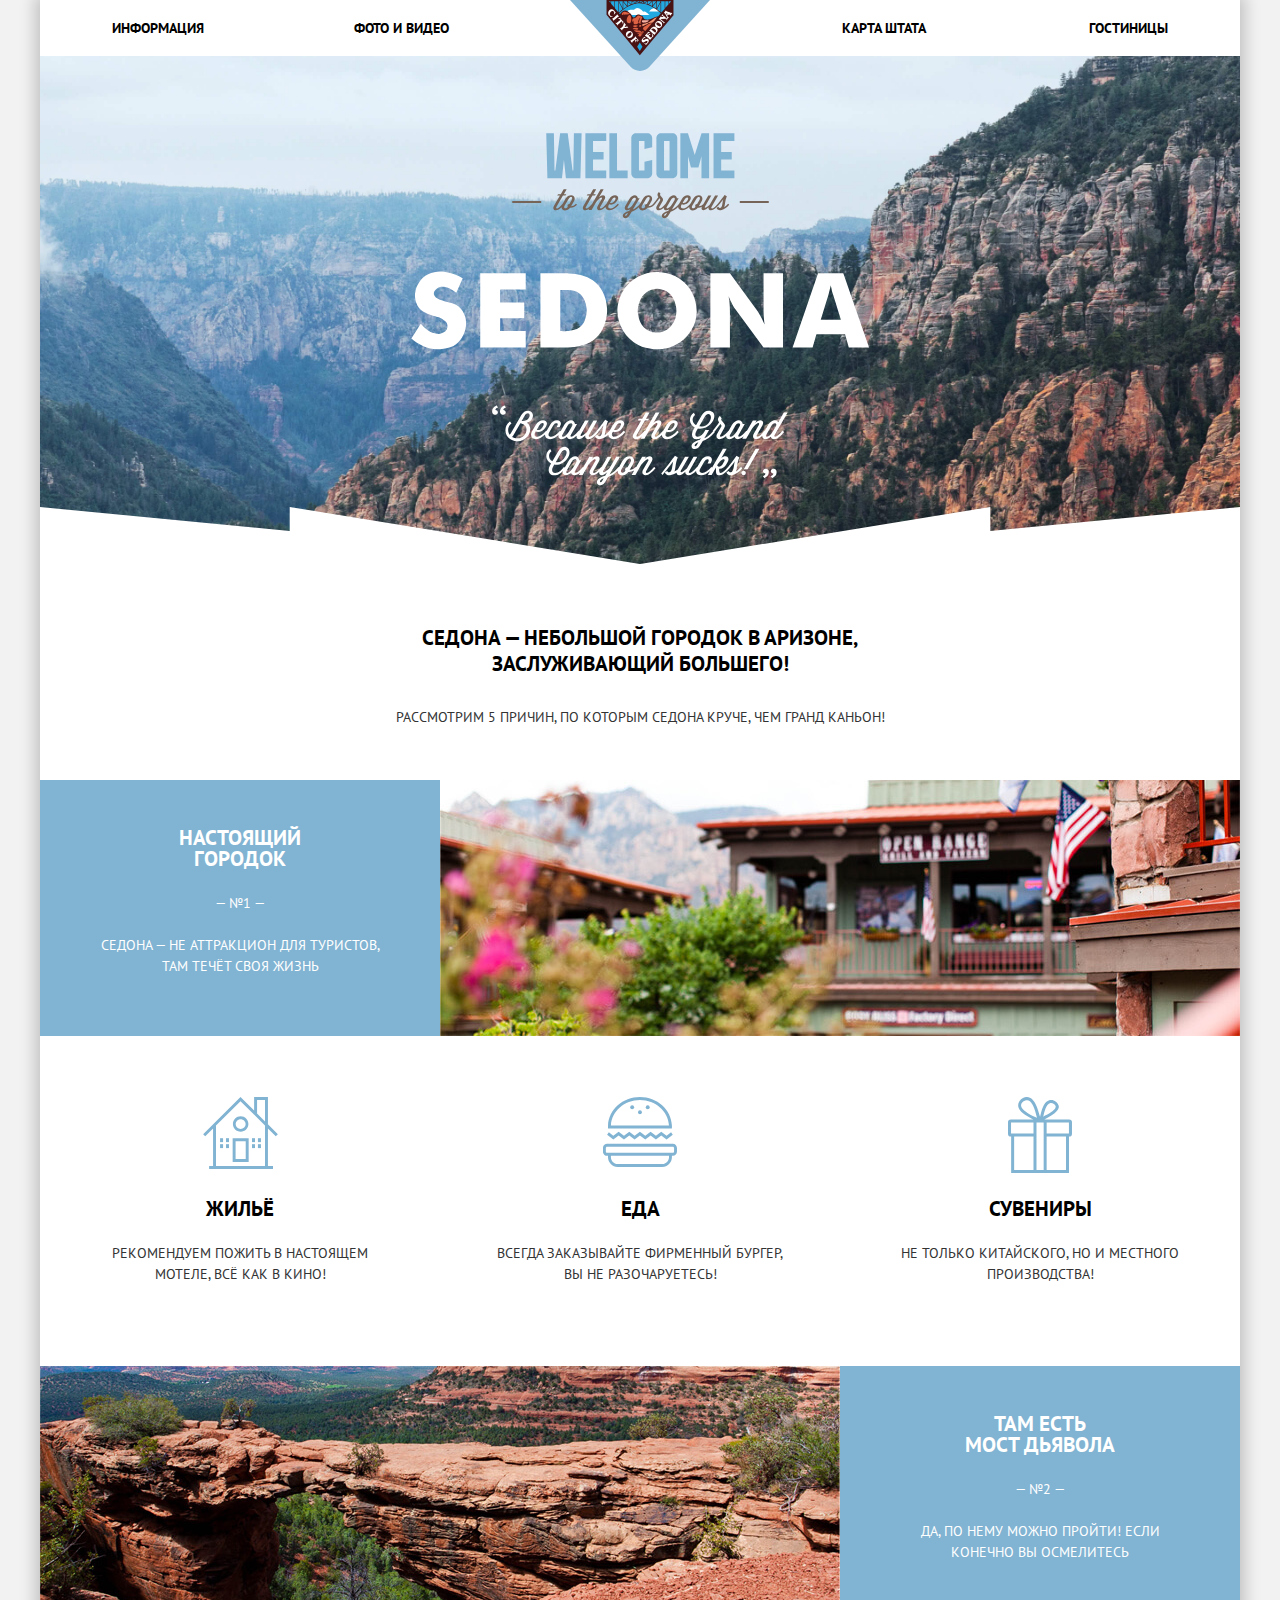
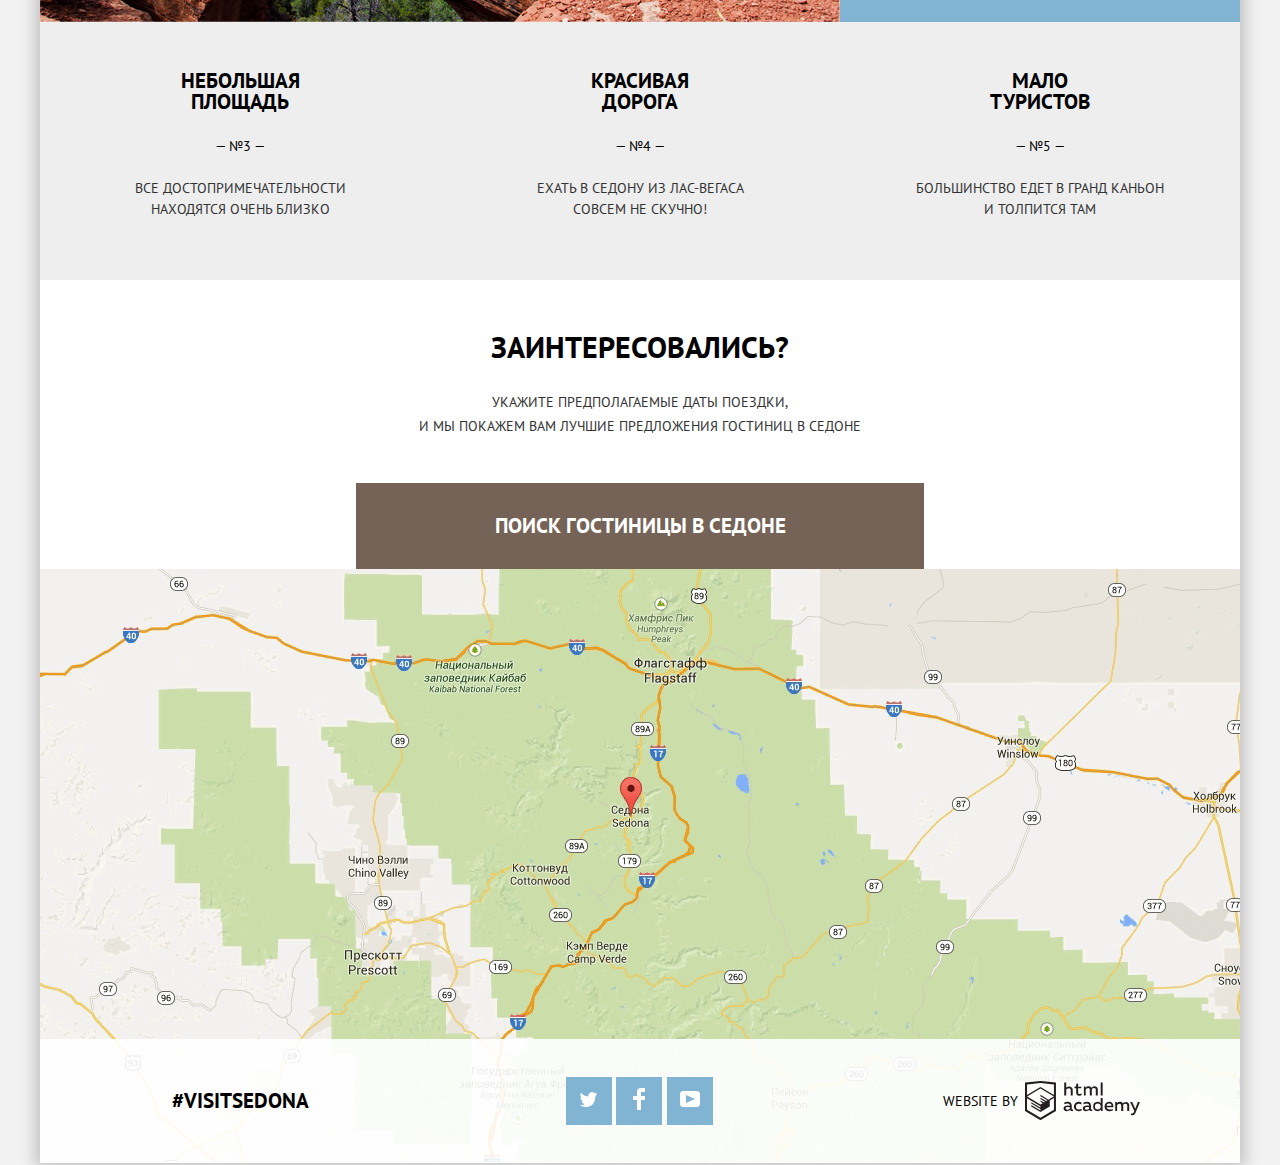
<file: index.html>
<!DOCTYPE html>
<html lang="ru">

<head>
  <meta charset="utf-8">
  <title>Седона</title>
  <link href="css/normalize.css" rel="stylesheet">
  <link href="css/style.css" rel="stylesheet">
  <link rel="icon" href="img/favicon3.png">
</head>

<body>
  <div class="container">
    <header class="main-header">
      <div class="main-header-logo">
        <a>
          <img src="img/main-header-logo.svg" width="140" height="72" alt="Логотип сайта  Седоны">
        </a>
      </div>
      <nav class="main-navigation">
        <ul class="site-navigation">
          <li class="site-navigation-item">
            <a>
              Информация
            </a>
          </li>
          <li class="site-navigation-item">
            <a href="#benefits">
              Фото и видео
            </a>
          </li>
          <li class="site-navigation-item">
            <a href="#map">
              Карта штата
            </a>
          </li>
          <li class="site-navigation-item">
            <a href="hotels.html">
              Гостиницы
            </a>
          </li>
        </ul>
      </nav>
    </header>

    <main class="main-page">
      <div class="main-background">
        <img src="img/main-background-title.svg" width="459" height="353"
          alt="Welcome to the gorgeous Sedona, because the Grand Canyon sucks!">
      </div>
      <h1 class="visually-hidden">
        Седона
      </h1>
      <article class="benefits">
        <h2>
          Седона — небольшой городок в Аризоне,
          заслуживающий большего!
        </h2>
        <p>
          Рассмотрим 5 причин, по которым Седона круче, чем Гранд Каньон!
        </p>
        <ul class="benefits-list" id ="benefits">
          <li class="benefits-item">
            <div class="benefits-wrap">
              <div class="white">
                <h3>
                  Настоящий
                  городок
                </h3>
                <span>
                  — №1 —
                </span>
                <p>
                  Седона — не аттракцион для туристов,
                  там течёт своя жизнь
                </p>
              </div>
              <div>
                <img src="img/house-in-sedona.jpg" width="800" height="256" alt="Изображение жилья в  Седоне">
              </div>
            </div>
            <ul class="conditions-list">
              <li class="condition-item">
                <div class="condition-image">
                  <img src="img/house-icon.svg" width="75" height="72" alt="Жильё" />
                </div>
                <h3>
                  Жильё
                </h3>
                <p>
                  Рекомендуем пожить в настоящем
                  мотеле, всё как в кино!
                </p>
              </li>
              <li class="condition-item">
                <div class="condition-image">
                  <img src="img/food-icon.svg" width="74" height="70" alt="Еда" />
                </div>
                <h3>
                  Еда
                </h3>
                <p>
                  Всегда заказывайте фирменный бургер,
                  вы не разочаруетесь!
                </p>
              </li>
              <li class="condition-item">
                <div class="condition-image">
                  <img src="img/souvenir-icon.svg" width="64" height="76" alt="Сувениры" />
                </div>
                <h3>
                  Сувениры
                </h3>
                <p>
                  Не только китайского, но и местного
                  производства!
                </p>
              </li>
            </ul>
          </li>
          <li class="benefits-item">
            <div class="benefits-wrap">
              <div>
                <img src="img/devil-bridge.jpg" width="800" height="256" alt="Изображение моста дьявола">
              </div>
              <div class="white">
                <h3>
                  Там есть Мост дьявола
                </h3>
                <span>
                  — №2 —
                </span>
                <p>
                  Да, по нему можно пройти! Если конечно
                  вы осмелитесь
                </p>
              </div>
            </div>
          </li>
          <li class="benefits-item">
            <h3>
              Небольшая площадь
            </h3>
            <span>
              — №3 —
            </span>
            <p>
              Все достопримечательности находятся очень близко
            </p>
          </li>
          <li class="benefits-item">
            <h3>
              Красивая дорога
            </h3>
            <span>
              — №4 —
            </span>
            <p>
              Ехать в Седону из Лас-Вегаса совсем не скучно!
            </p>
          </li>
          <li class="benefits-item">
            <h3>
              Мало туристов
            </h3>
            <span>
              — №5 —
            </span>
            <p>
              Большинство едет в гранд каньон и толпится там
            </p>
          </li>
        </ul>
      </article>
      <section class="search">
        <h2 class="search-title">
          Заинтересовались?
        </h2>
        <p class="search-sub-title">
          Укажите предполагаемые даты поездки,<br> и мы покажем вам лучшие предложения гостиниц в Седоне
        </p>
        <button type="button" class="search-button" name="search-button" aria-label="search-hotels">
          Поиск гостиницы в Седоне
        </button>
        <div class="sedona-map" id="map">
          <iframe
            src="https://www.google.com/maps/embed?pb=!1m18!1m12!1m3!1d52385.135657476916!2d-111.83015810420495!3d34.85444381570011!2m3!1f0!2f0!3f0!3m2!1i1024!2i768!4f13.1!3m3!1m2!1s0x872da132f942b00d%3A0x5548c523fa6c8efd!2z0KHQtdC00L7QvdCwLCDQkNGA0LjQt9C-0L3QsCA4NjMzNiwg0KHQqNCQ!5e0!3m2!1sru!2sua!4v1570699073355!5m2!1sru!2sua"
            width="1200" height="593" style="border:0;" allowfullscreen="">
          </iframe>
        </div>
        <div class="form-wrap">
          <form action="https://echo.htmlacademy.ru" method="post" class="search-form">
            <fieldset>
              <div class="search-item">
                <label for="arrival-date">Дата заезда:</label>
                <input id="arrival-date" type="text" name="arrival-date" placeholder="24 апреля 2021">
                <button type="button" class="calendar" name="calendar" aria-label="show-calendar">
                  <svg xmlns="http://www.w3.org/2000/svg" width="21" height="22" aria-label="Календарь">
                    <path
                      d="M19.251 2.025h-2.845V.648c0-.381-.294-.689-.656-.689-.363 0-.656.308-.656.689v1.377h-3.938V.648c0-.381-.294-.689-.655-.689-.363 0-.657.308-.657.689v1.377H5.906V.648c0-.381-.294-.689-.656-.689-.363 0-.657.308-.657.689v1.377H1.75C.784 2.025 0 2.847 0 3.862v16.302C0 21.179.784 22 1.75 22h17.501c.966 0 1.749-.821 1.749-1.836V3.862c0-1.015-.783-1.837-1.749-1.837zm.437 18.139a.448.448 0 01-.437.459H1.75a.45.45 0 01-.438-.459V3.862a.45.45 0 01.438-.459h2.844v1.378c0 .381.294.689.657.689.362 0 .656-.308.656-.689V3.403h3.938v1.378c0 .381.294.689.657.689.361 0 .655-.308.655-.689V3.403h3.938v1.378c0 .381.293.689.656.689.362 0 .656-.308.656-.689V3.403h2.845c.241 0 .437.206.437.459v16.302z" />
                    <path
                      d="M4.594 8.225h2.625v2.066H4.594zm0 3.443h2.625v2.067H4.594zm0 3.444h2.625v2.066H4.594zm4.594 0h2.625v2.066H9.188zm0-3.444h2.625v2.067H9.188zm0-3.443h2.625v2.066H9.188zm4.593 6.887h2.625v2.066h-2.625zm0-3.444h2.625v2.067h-2.625zm0-3.443h2.625v2.066h-2.625z" />
                  </svg>
                </button>
              </div>
              <div class="search-item">
                <label for="depature-date">Дата выезда:</label>
                <input id="depature-date" type="text" name="depature-date" placeholder="4 июля 2021">
                <button type="button" class="calendar" name="calendar" aria-label="show-calendar">
                  <svg xmlns="http://www.w3.org/2000/svg" width="21" height="22" aria-label="Календарь">
                    <path
                      d="M19.251 2.025h-2.845V.648c0-.381-.294-.689-.656-.689-.363 0-.656.308-.656.689v1.377h-3.938V.648c0-.381-.294-.689-.655-.689-.363 0-.657.308-.657.689v1.377H5.906V.648c0-.381-.294-.689-.656-.689-.363 0-.657.308-.657.689v1.377H1.75C.784 2.025 0 2.847 0 3.862v16.302C0 21.179.784 22 1.75 22h17.501c.966 0 1.749-.821 1.749-1.836V3.862c0-1.015-.783-1.837-1.749-1.837zm.437 18.139a.448.448 0 01-.437.459H1.75a.45.45 0 01-.438-.459V3.862a.45.45 0 01.438-.459h2.844v1.378c0 .381.294.689.657.689.362 0 .656-.308.656-.689V3.403h3.938v1.378c0 .381.294.689.657.689.361 0 .655-.308.655-.689V3.403h3.938v1.378c0 .381.293.689.656.689.362 0 .656-.308.656-.689V3.403h2.845c.241 0 .437.206.437.459v16.302z" />
                    <path
                      d="M4.594 8.225h2.625v2.066H4.594zm0 3.443h2.625v2.067H4.594zm0 3.444h2.625v2.066H4.594zm4.594 0h2.625v2.066H9.188zm0-3.444h2.625v2.067H9.188zm0-3.443h2.625v2.066H9.188zm4.593 6.887h2.625v2.066h-2.625zm0-3.444h2.625v2.067h-2.625zm0-3.443h2.625v2.066h-2.625z" />
                  </svg>
                </button>
              </div>
              <div class="search-item search-wrap">
                <div class="adults-amount">
                  <label for="adults-amount">Взрослые:</label>
                  <div class="input-range-elem">
                    <button id="minus-adults" type="button" class="input-range-elem-minus" name="elem-minus"
                      aria-label="decrease-amount"><span class="visually-hidden">Уменьшить количество</span></button>
                    <input id="adults-amount" type="text" name="adults" placeholder="2" class="amount-input plus"
                      value="2">
                    <button id="plus-adults" type="button" class="input-range-elem-plus" name="elem-plus"
                      aria-label="increase-amount"><span class="visually-hidden">Увеличить количество</span></button>
                  </div>
                </div>
                <div class="children-amount">
                  <label for="children-amount">Дети:</label>
                  <div class="input-range-elem">
                    <button id="minus-children" type="button" class="input-range-elem-minus" name="elem-minus"
                      aria-label="decrease-amount"><span class="visually-hidden">Уменьшить количество</span></button>
                    <input id="children-amount" type="text" name="children" placeholder="0" class="amount-input plus"
                      value="0">
                    <button id="plus-children" type="button" class="input-range-elem-plus" name="elem-plus"
                      aria-label="increase-amount"><span class="visually-hidden">Увеличить количество</span></button>
                  </div>
                </div>
              </div>
              <button type="submit" class="search-hotels" name="find" aria-label="find-hotels">Найти</button>
            </fieldset>
          </form>
        </div>
      </section>
    </main>

    <footer class="main-footer footer-transparent">
      <div class="hashteg">
        #visitSEDONA
      </div>
      <ul class="socials">
        <li class="social-button">
          <a href="#">
            <span class="visually-hidden">Седона в Twitter</span>
            <svg xmlns="http://www.w3.org/2000/svg" width="17" height="15" aria-label="Седона в Twitter">
              <path fill="#FFF"
                d="M10.95.144c1.685-.496 2.984.27 3.577 1.179.673-.231 1.331-.481 2.011-.708a2.345 2.345 0 0 1-.857 1.768c.685.17 1.304-.491 1.304-.491-.169 1-1.006 1.788-1.563 2.024-.231 6.75-3.175 11.217-10.077 11.082h-.446c-.41 0-4.164-.46-4.898-1.887 2.271.196 3.893-.422 4.693-1.177-.96-.3-2.679-.477-2.979-2.95.349.106.564.228 1.19.119C1.705 8.247.374 7.53.448 5.33c.285.328 1.067.536 1.34.472C1.085 5.561-.182 2.442.894.85c1.818 1.854 3.735 3.606 7.152 3.773C8.254 2.33 9.183.793 10.95.144z" />
            </svg>
          </a>
        </li>
        <li class="social-button">
          <a href="#">
            <span class="visually-hidden">Седона на Facebook</span>
            <svg xmlns="http://www.w3.org/2000/svg" width="12" height="22" aria-label="Седона на Facebook">
              <path fill="#FFF" d="M12 4V0H8a4 4 0 0 0-4 4v4H0v4h4v10h4V12h4V8H8V4h4z" />
            </svg>
          </a>
        </li>
        <li class="social-button">
          <a href="#">
            <span class="visually-hidden">Седона в Youtube</span>
            <svg xmlns="http://www.w3.org/2000/svg" width="20" height="16" aria-label="Седона в Youtube">
              <path fill="#FFF"
                d="M17 0H3C1.35 0 0 1.35 0 3v10c0 1.65 1.35 3 3 3h14c1.65 0 3-1.35 3-3V3c0-1.65-1.35-3-3-3zM6.027 11.998V4.002L15.014 8l-8.987 3.998z" />
            </svg>
          </a>
        </li>
      </ul>
      <div class="footer-copyright">
        <span>
          Website by
        </span>
        <a class="logo-html" href="https://htmlacademy.ru/intensive/htmlcss" target="_blank">
          <svg data-name="Layer 1" xmlns="http://www.w3.org/2000/svg" viewBox="0 0 108.08 36.85"
            aria-label="Логотип HTML Academy">
            <path
              d="M44.61 26.86a2 2 0 0 0 .55-.1v1.33a3.25 3.25 0 0 1-1.18.21 1.67 1.67 0 0 1-1.67-1 4.84 4.84 0 0 1-3.14 1.08c-1.51 0-2.91-.83-2.91-2.55 0-2.13 2-2.79 3.71-2.79a11.08 11.08 0 0 1 2.17.25v-.3c0-1-.76-1.77-2.19-1.77a7.42 7.42 0 0 0-3 .64v-1.7a10.21 10.21 0 0 1 3.19-.55c2.36 0 3.81 1.12 3.81 3.65v3a.54.54 0 0 0 .49.59h.17zm-6.44-1.13a1.35 1.35 0 0 0 1.46 1.25h.11a3.39 3.39 0 0 0 2.41-1v-1.42a9.72 9.72 0 0 0-1.81-.21c-1 0-2.16.33-2.16 1.38zm12.36-6.11a5 5 0 0 1 2.57.64v1.72a4.08 4.08 0 0 0-2.3-.7 2.75 2.75 0 1 0 0 5.49 5 5 0 0 0 2.43-.64v1.71a6.27 6.27 0 0 1-2.76.57A4.21 4.21 0 0 1 46 24.49v-.41a4.32 4.32 0 0 1 4.18-4.46h.38zm12.17 7.24a2 2 0 0 0 .55-.1v1.33a3.25 3.25 0 0 1-1.18.21 1.67 1.67 0 0 1-1.67-1 4.84 4.84 0 0 1-3.14 1.08c-1.51 0-2.91-.83-2.91-2.55 0-2.13 2-2.79 3.71-2.79a11.08 11.08 0 0 1 2.17.25v-.3c0-1-.76-1.77-2.19-1.77a7.42 7.42 0 0 0-3 .64v-1.7a10.21 10.21 0 0 1 3.19-.55c2.36 0 3.81 1.12 3.81 3.65v3a.54.54 0 0 0 .49.59h.17zm-6.44-1.13a1.35 1.35 0 0 0 1.47 1.25h.11a3.39 3.39 0 0 0 2.41-1v-1.42a9.72 9.72 0 0 0-1.81-.21c-1.06 0-2.16.33-2.16 1.38zM73 15.98v12.2h-1.65v-1.32a3.88 3.88 0 0 1-3.19 1.54 4.4 4.4 0 0 1 0-8.78 3.81 3.81 0 0 1 3 1.3v-4.94H73zm-4.53 5.22a2.76 2.76 0 1 0 0 5.52 2.86 2.86 0 0 0 2.68-1.74v-2a2.91 2.91 0 0 0-2.66-1.73zM79 19.62c3.31 0 4.46 2.68 3.92 5.09H76.7c.21 1.5 1.67 2.11 3.19 2.11a6.11 6.11 0 0 0 2.64-.59v1.6a7.14 7.14 0 0 1-3 .57c-2.53 0-4.75-1.42-4.75-4.42a4.18 4.18 0 0 1 4-4.39H79zm.09 1.54a2.28 2.28 0 0 0-2.44 2.1v.06h4.65a2 2 0 0 0-2.17-2.16zm5.73 7v-8.31h1.65v1a3.81 3.81 0 0 1 2.78-1.27 2.86 2.86 0 0 1 2.64 1.4 4.12 4.12 0 0 1 2.91-1.33 3.06 3.06 0 0 1 3.2 3.33v5.2h-1.9v-5.15a1.59 1.59 0 0 0-1.42-1.75h-.26a2.8 2.8 0 0 0-2.07 1.12v5.78h-1.9v-5.15A1.59 1.59 0 0 0 89 21.29h-.2a3 3 0 0 0-2.21 1.29v5.63h-1.73zm21.31-8.33h1.9l-3.91 9.46c-.9 2.17-2.09 2.86-3.35 2.86a4.76 4.76 0 0 1-1.1-.14v-1.57a2.86 2.86 0 0 0 .85.12c.9 0 1.58-.64 2.07-1.9l.17-.42-4-8.4h2l2.86 6.29zM38.73 1.44V6.2a3.81 3.81 0 0 1 2.7-1.14 3.25 3.25 0 0 1 3.44 3.4v5.15H43V8.7a1.81 1.81 0 0 0-1.61-2h-.3a2.93 2.93 0 0 0-2.32 1.39v5.52h-1.9V1.44h1.9zm11.21.85v3h3v1.6h-3v3.81c0 1.1.5 1.46 1.58 1.46a4.49 4.49 0 0 0 1.69-.33v1.6a6.8 6.8 0 0 1-2.21.35 2.55 2.55 0 0 1-2.86-2.74V6.87h-1.56V5.24h1.5V2.72zm5.4 11.31V5.26H57v1a3.81 3.81 0 0 1 2.77-1.28 2.86 2.86 0 0 1 2.6 1.33 4.12 4.12 0 0 1 2.91-1.33 3.06 3.06 0 0 1 3.16 3.4v5.21h-1.9V8.44a1.59 1.59 0 0 0-1.42-1.75h-.23a2.8 2.8 0 0 0-2.07 1.12v5.78h-1.9V8.44a1.59 1.59 0 0 0-1.42-1.75h-.23a3 3 0 0 0-2.21 1.29v5.63h-1.72zM71.17 1.43H73v12.15h-1.83V1.43zM14.71-.02h-.16L0 1.52v26.67l14.55 8.66 14.55-8.66V1.52zm12.5 27.1l-12.66 7.54L1.9 27.1V16.16l12.59 7.5v1.32l-8.63-5.1v1.31l8.68 5.21v1.39l-8.67-5.16v1.35l8.68 5.21 8.75-5.24v-5.66l3.9-2.31V27.1zm0-12.53l-3.48 2-1.6 1-7.62-4.57v1.31L21 18.21l-.14.09-1 .54-5.37-3.2v1.34l4.24 2.52-1 .67-3.2-1.9v1.31l2.1 1.24-2.13 1.26L2 14.63l12.51-7.54zm0-1.32L14.49 5.74 1.91 13.23v-10L14.56 1.9l12.65 1.33v10z"
              fill="#231f20" />
          </svg>
        </a>
      </div>
    </footer>
  </div>

  <script src="js/search-form.js">
  </script>
</body>

</html>
</file>
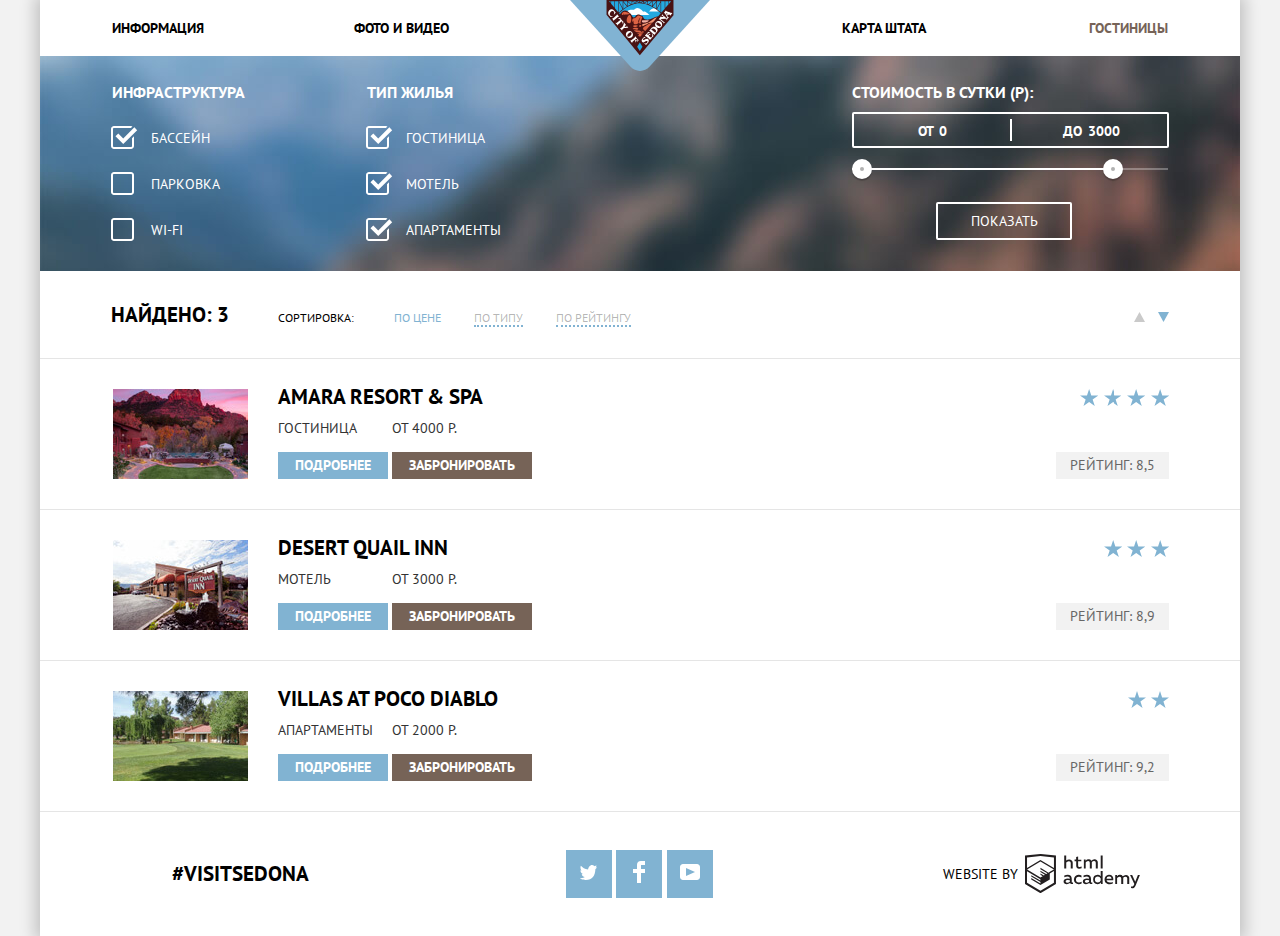
<file: hotels.html>
<!DOCTYPE html>
<html lang="ru">

<head>
    <meta charset="utf-8">
    <title>Гостиницы в Седоне</title>
    <link href="css/normalize.css" rel="stylesheet">
    <link href="css/style.css" rel="stylesheet">
    <link rel="icon" href="img/favicon3.png">
</head>

<body>
    <div class="container">
        <header class="main-header">
            <div class="main-header-logo">
                <a href="index.html">
                    <img src="img/main-header-logo.svg" width="140" height="72" alt="Логотип сайта гостиниц в Седоне">
                </a>
            </div>
            <nav class="main-navigation">
                <ul class="site-navigation">
                    <li class="site-navigation-item">
                        <a href ="index.html">
                            Информация
                        </a>
                    </li>
                    <li class="site-navigation-item">
                        <a href="index.html#benefits">
                            Фото и видео
                        </a>
                    <li class="site-navigation-item">
                        <a href="index.html#map">
                            Карта штата
                        </a>
                    </li>
                    <li class="site-navigation-current site-navigation-item">
                        <a>
                            Гостиницы
                        </a>
                    </li>
                </ul>
            </nav>
        </header>

        <main>
            <section class="filters">
                <h1 class="visually-hidden">
                    Гостиницы в Седоне
                </h1>
                <form class="filter" method="get" action="https://echo.htmlacademy.ru">
                    <h2 class="visually-hidden">
                        Фильтр параметров бронирования
                    </h2>
                    <fieldset class="filter-fieldset">
                        <legend>
                            Инфраструктура
                        </legend>
                        <ul class="filter-list">
                            <li>
                                <input class="filter-input visually-hidden" type="checkbox" name="infrastructure"
                                    id="swimming-pool" checked>
                                <label for="swimming-pool">
                                    Бассейн
                                </label>
                            </li>
                            <li>
                                <input class="filter-input visually-hidden" type="checkbox" name="infrastructure"
                                    id="parking">
                                <label for="parking">
                                    Парковка
                                </label>
                            </li>
                            <li>
                                <input class="filter-input visually-hidden" type="checkbox" name="infrastructure"
                                    id="wi-fi">
                                <label for="wi-fi">
                                    Wi-Fi
                                </label>
                            </li>
                        </ul>
                    </fieldset>
                    <fieldset class="filter-fieldset">
                        <legend>
                            Тип жилья
                        </legend>
                        <ul class="filter-list">
                            <li>
                                <input class="filter-input visually-hidden" type="checkbox" name="house-type" id="hotel"
                                    checked>
                                <label for="hotel">
                                    Гостиница
                                </label>
                            </li>
                            <li>
                                <input class="filter-input visually-hidden" type="checkbox" name="house-type" id="motel"
                                    checked>
                                <label for="motel">
                                    Мотель
                                </label>
                            </li>
                            <li>
                                <input class="filter-input visually-hidden" type="checkbox" name="house-type"
                                    id="apartments" checked>
                                <label for="apartments">
                                    Апартаменты
                                </label>
                            </li>
                        </ul>
                    </fieldset>
                    <div class="filter-range">
                        <div class="filter-range-title">Стоимость в сутки (р):</div>
                        <div class="price-controls">
                            <label class="min-price">от <input type="text" name="min-price" value="0"></label>
                            <label class="max-price">до <input type="text" name="max-price" value="3000"></label>
                        </div>
                        <div class="range-controls">
                            <div class="scale">
                                <div class="bar"></div>
                            </div>
                            <div class="range-toggle range-toggle-min"></div>
                            <div class="range-toggle range-toggle-max"></div>
                        </div>
                        <button class="btn-transparent" type="submit" name="show" aria-label="show-hotels">Показать</button>
                    </div>
                </form>
            </section>

            <section class="sorting-hotels">
                <h2 class="visually-hidden">
                    Сортировка гостиниц
                </h2>
                <form class="sorting" method="get" action="https://echo.htmlacademy.ru">
                    <span>
                        Найдено: 3
                    </span>
                    <div class="sorting-hotels-type">
                        <h4 class="sorting-hotels-title">
                            Сортировка:
                        </h4>
                        <ul class="sorting-hotels-list">
                            <li>
                                <input class="sorting-input visually-hidden" type="radio" name="filter-type"
                                    value="price" id="price-filter" checked>
                                <label for="price-filter">
                                    По цене
                                </label>
                            </li>
                            <li>
                                <input class="sorting-input visually-hidden" type="radio" name="filter-type"
                                    value="type" id="type-filter">
                                <label for="type-filter">
                                    По типу
                                </label>
                            </li>
                            <li>
                                <input class="sorting-input visually-hidden" type="radio" name="filter-type"
                                    value="rating" id="rating-filter">
                                <label for="rating-filter">
                                    По рейтингу
                                </label>
                            </li>
                        </ul>
                    </div>

                    <ul class="sorting-direction">
                        <li class="sorting-direction-item">
                            <input class="visually-hidden sorting-direction-input" type="radio" name="sort-direction"
                                value="smaller" id="smaller-direction">
                            <label for="smaller-direction">
                                <svg xmlns="http://www.w3.org/2000/svg" width="11" height="10"
                                    aria-label="Направление вниз">
                                    <path fill="#231F20" d="M5.5 0L0 10h11z" />
                                </svg>
                            </label>
                        </li>
                        <li class="sorting-direction-item">
                            <input class="visually-hidden sorting-direction-input" type="radio" name="sort-direction"
                                value="greater" id="greater-direction" checked>
                            <label for="greater-direction">
                                <svg xmlns="http://www.w3.org/2000/svg" width="11" height="10"
                                    aria-label="Направление вверх">
                                    <path fill="#231F20" d="M5.5 10L0 0h11" />
                                </svg>
                            </label>
                        </li>
                    </ul>

                </form>
            </section>
            <section class="hotels">
                <h2 class="visually-hidden">
                    Список гостиниц
                </h2>
                <ul class="hotels-list">
                    <li class="hotels-item">
                        <a href="#" class="hotels-image">
                            <img src="img/amara-resort-and-spa.jpg" width="135" height="90"
                                alt="Изображение гостиницы Amara Resort & Spa">
                        </a>
                        <div class="hotels-information">
                            <a href="#">
                                <h3>
                                    Amara Resort & Spa
                                </h3>
                            </a>
                            <div class="hotels-type-price">
                                <span class="hotels-type">
                                    Гостиница
                                </span>
                                <span class="price">
                                    От 4000 Р.
                                </span>
                            </div>
                            <div>
                                <a href="#" class="more-details hotels-button">
                                    Подробнее
                                </a>
                                <a href="#" class="book hotels-button">
                                    Забронировать
                                </a>
                            </div>
                        </div>
                        <div class="stars-rating">
                            <div class="stars stars-four">
                                <span class="visually-hidden">4 из 5 звезд</span>
                            </div>
                            <span class="rating">
                                Рейтинг: 8,5
                            </span>
                        </div>
                    </li>
                    <li class="hotels-item">
                        <a href="#">
                            <p class="hotels-image">
                                <img src="img/desert-quail-inn.jpg" width="135" height="90"
                                    alt="Изображение мотеля Desert Quail Inn">
                            </p>
                        </a>
                        <div class="hotels-information">
                            <a href="#">
                                <h3>
                                    Desert Quail Inn
                                </h3>
                            </a>
                            <div class="hotels-type-price">
                                <span class="hotels-type">
                                    Мотель
                                </span>
                                <span class="price">
                                    От 3000 Р.
                                </span>
                            </div>
                            <div>
                                <a href="#" class="more-details hotels-button">
                                    Подробнее
                                </a>
                                <a href="#" class="book hotels-button">
                                    Забронировать
                                </a>
                            </div>
                        </div>
                        <div class="stars-rating">
                            <div class="stars stars-three">
                                <span class="visually-hidden">3 из 5 звезд</span>
                            </div>
                            <span class="rating">
                                Рейтинг: 8,9
                            </span>
                        </div>
                    </li>
                    <li class="hotels-item">
                        <a href="#">
                            <p class="hotels-image">
                                <img src="img/villas-at-poco-diablo.jpeg" width="135" height="90"
                                    alt="Изображение апартаментов Villas at Poco Diablo">
                            </p>
                        </a>
                        <div class="hotels-information">
                            <a href="#">
                                <h3>
                                    Villas at Poco Diablo
                                </h3>
                            </a>
                            <div class="hotels-type-price">
                                <span class="hotels-type">
                                    Апартаменты
                                </span>
                                <span class="price">
                                    От 2000 Р.
                                </span>
                            </div>
                            <div>
                                <a href="#" class="more-details hotels-button">
                                    Подробнее
                                </a>
                                <a href="#" class="book hotels-button">
                                    Забронировать
                                </a>
                            </div>
                        </div>
                        <div class="stars-rating">
                            <div class="stars stars-two">
                                <span class="visually-hidden">2 из 5 звезд</span>
                            </div>
                            <span class="rating">
                                Рейтинг: 9,2
                            </span>
                        </div>
                    </li>
                </ul>
            </section>

        </main>

        <footer class="main-footer footer-transparent">
            <div class="hashteg">
                #visitSEDONA
            </div>
            <ul class="socials">
                <li class="social-button">
                    <a href="#">
                        <span class="visually-hidden">Седона в Twitter</span>
                        <svg xmlns="http://www.w3.org/2000/svg" width="17" height="15" aria-label="Седона в Twitter">
                            <path fill="#FFF"
                                d="M10.95.144c1.685-.496 2.984.27 3.577 1.179.673-.231 1.331-.481 2.011-.708a2.345 2.345 0 0 1-.857 1.768c.685.17 1.304-.491 1.304-.491-.169 1-1.006 1.788-1.563 2.024-.231 6.75-3.175 11.217-10.077 11.082h-.446c-.41 0-4.164-.46-4.898-1.887 2.271.196 3.893-.422 4.693-1.177-.96-.3-2.679-.477-2.979-2.95.349.106.564.228 1.19.119C1.705 8.247.374 7.53.448 5.33c.285.328 1.067.536 1.34.472C1.085 5.561-.182 2.442.894.85c1.818 1.854 3.735 3.606 7.152 3.773C8.254 2.33 9.183.793 10.95.144z" />
                        </svg>
                    </a>
                </li>
                <li class="social-button">
                    <a href="#">
                        <span class="visually-hidden">Седона на Facebook</span>
                        <svg xmlns="http://www.w3.org/2000/svg" width="12" height="22" aria-label="Седона на Facebook">
                            <path fill="#FFF" d="M12 4V0H8a4 4 0 0 0-4 4v4H0v4h4v10h4V12h4V8H8V4h4z" />
                        </svg>
                    </a>
                </li>
                <li class="social-button">
                    <a href="#">
                        <span class="visually-hidden">Седона в Youtube</span>
                        <svg xmlns="http://www.w3.org/2000/svg" width="20" height="16" aria-label="Седона в Youtube">
                            <path fill="#FFF"
                                d="M17 0H3C1.35 0 0 1.35 0 3v10c0 1.65 1.35 3 3 3h14c1.65 0 3-1.35 3-3V3c0-1.65-1.35-3-3-3zM6.027 11.998V4.002L15.014 8l-8.987 3.998z" />
                        </svg>
                    </a>
                </li>
            </ul>
            <div class="footer-copyright">
                <span>
                    Website by
                </span>
                <a class="logo-html" href="https://htmlacademy.ru/intensive/htmlcss" target="_blank">
                    <svg data-name="Layer 1" xmlns="http://www.w3.org/2000/svg" viewBox="0 0 108.08 36.85"
                        aria-label="Логотип HTML Academy">
                        <path
                            d="M44.61 26.86a2 2 0 0 0 .55-.1v1.33a3.25 3.25 0 0 1-1.18.21 1.67 1.67 0 0 1-1.67-1 4.84 4.84 0 0 1-3.14 1.08c-1.51 0-2.91-.83-2.91-2.55 0-2.13 2-2.79 3.71-2.79a11.08 11.08 0 0 1 2.17.25v-.3c0-1-.76-1.77-2.19-1.77a7.42 7.42 0 0 0-3 .64v-1.7a10.21 10.21 0 0 1 3.19-.55c2.36 0 3.81 1.12 3.81 3.65v3a.54.54 0 0 0 .49.59h.17zm-6.44-1.13a1.35 1.35 0 0 0 1.46 1.25h.11a3.39 3.39 0 0 0 2.41-1v-1.42a9.72 9.72 0 0 0-1.81-.21c-1 0-2.16.33-2.16 1.38zm12.36-6.11a5 5 0 0 1 2.57.64v1.72a4.08 4.08 0 0 0-2.3-.7 2.75 2.75 0 1 0 0 5.49 5 5 0 0 0 2.43-.64v1.71a6.27 6.27 0 0 1-2.76.57A4.21 4.21 0 0 1 46 24.49v-.41a4.32 4.32 0 0 1 4.18-4.46h.38zm12.17 7.24a2 2 0 0 0 .55-.1v1.33a3.25 3.25 0 0 1-1.18.21 1.67 1.67 0 0 1-1.67-1 4.84 4.84 0 0 1-3.14 1.08c-1.51 0-2.91-.83-2.91-2.55 0-2.13 2-2.79 3.71-2.79a11.08 11.08 0 0 1 2.17.25v-.3c0-1-.76-1.77-2.19-1.77a7.42 7.42 0 0 0-3 .64v-1.7a10.21 10.21 0 0 1 3.19-.55c2.36 0 3.81 1.12 3.81 3.65v3a.54.54 0 0 0 .49.59h.17zm-6.44-1.13a1.35 1.35 0 0 0 1.47 1.25h.11a3.39 3.39 0 0 0 2.41-1v-1.42a9.72 9.72 0 0 0-1.81-.21c-1.06 0-2.16.33-2.16 1.38zM73 15.98v12.2h-1.65v-1.32a3.88 3.88 0 0 1-3.19 1.54 4.4 4.4 0 0 1 0-8.78 3.81 3.81 0 0 1 3 1.3v-4.94H73zm-4.53 5.22a2.76 2.76 0 1 0 0 5.52 2.86 2.86 0 0 0 2.68-1.74v-2a2.91 2.91 0 0 0-2.66-1.73zM79 19.62c3.31 0 4.46 2.68 3.92 5.09H76.7c.21 1.5 1.67 2.11 3.19 2.11a6.11 6.11 0 0 0 2.64-.59v1.6a7.14 7.14 0 0 1-3 .57c-2.53 0-4.75-1.42-4.75-4.42a4.18 4.18 0 0 1 4-4.39H79zm.09 1.54a2.28 2.28 0 0 0-2.44 2.1v.06h4.65a2 2 0 0 0-2.17-2.16zm5.73 7v-8.31h1.65v1a3.81 3.81 0 0 1 2.78-1.27 2.86 2.86 0 0 1 2.64 1.4 4.12 4.12 0 0 1 2.91-1.33 3.06 3.06 0 0 1 3.2 3.33v5.2h-1.9v-5.15a1.59 1.59 0 0 0-1.42-1.75h-.26a2.8 2.8 0 0 0-2.07 1.12v5.78h-1.9v-5.15A1.59 1.59 0 0 0 89 21.29h-.2a3 3 0 0 0-2.21 1.29v5.63h-1.73zm21.31-8.33h1.9l-3.91 9.46c-.9 2.17-2.09 2.86-3.35 2.86a4.76 4.76 0 0 1-1.1-.14v-1.57a2.86 2.86 0 0 0 .85.12c.9 0 1.58-.64 2.07-1.9l.17-.42-4-8.4h2l2.86 6.29zM38.73 1.44V6.2a3.81 3.81 0 0 1 2.7-1.14 3.25 3.25 0 0 1 3.44 3.4v5.15H43V8.7a1.81 1.81 0 0 0-1.61-2h-.3a2.93 2.93 0 0 0-2.32 1.39v5.52h-1.9V1.44h1.9zm11.21.85v3h3v1.6h-3v3.81c0 1.1.5 1.46 1.58 1.46a4.49 4.49 0 0 0 1.69-.33v1.6a6.8 6.8 0 0 1-2.21.35 2.55 2.55 0 0 1-2.86-2.74V6.87h-1.56V5.24h1.5V2.72zm5.4 11.31V5.26H57v1a3.81 3.81 0 0 1 2.77-1.28 2.86 2.86 0 0 1 2.6 1.33 4.12 4.12 0 0 1 2.91-1.33 3.06 3.06 0 0 1 3.16 3.4v5.21h-1.9V8.44a1.59 1.59 0 0 0-1.42-1.75h-.23a2.8 2.8 0 0 0-2.07 1.12v5.78h-1.9V8.44a1.59 1.59 0 0 0-1.42-1.75h-.23a3 3 0 0 0-2.21 1.29v5.63h-1.72zM71.17 1.43H73v12.15h-1.83V1.43zM14.71-.02h-.16L0 1.52v26.67l14.55 8.66 14.55-8.66V1.52zm12.5 27.1l-12.66 7.54L1.9 27.1V16.16l12.59 7.5v1.32l-8.63-5.1v1.31l8.68 5.21v1.39l-8.67-5.16v1.35l8.68 5.21 8.75-5.24v-5.66l3.9-2.31V27.1zm0-12.53l-3.48 2-1.6 1-7.62-4.57v1.31L21 18.21l-.14.09-1 .54-5.37-3.2v1.34l4.24 2.52-1 .67-3.2-1.9v1.31l2.1 1.24-2.13 1.26L2 14.63l12.51-7.54zm0-1.32L14.49 5.74 1.91 13.23v-10L14.56 1.9l12.65 1.33v10z"
                            fill="#231f20" />
                    </svg>
                </a>
            </div>
        </footer>
    </div>

</body>

</html>
</file>
<file: css/style.css>
@font-face {
	font-family: "PT Sans";
	font-style: normal;
	font-weight: 400;
	src: local("PT Sans"), local("PTSans-Regular"), url("../fonts/pt-sans-v11-cyrillic_latin-regular.woff2") format("woff2"), url("../fonts/pt-sans-v11-cyrillic_latin-regular.woff") format("woff");
}

@font-face {
	font-family: "PT Sans";
	font-style: normal;
	font-weight: 700;
	src: local("PT Sans Bold"), local("PTSans-Bold"), url("../fonts/pt-sans-v11-cyrillic_latin-700.woff2") format("woff2"), url("../fonts/pt-sans-v11-cyrillic_latin-700.woff") format("woff");
}

*,
*::after,
*::before {
	-webkit-box-sizing: inherit;
	        box-sizing: inherit;
}

html {
	-webkit-box-sizing: border-box;
	        box-sizing: border-box;
}

body {
	font-family: "PT Sans", "Arial", sans-serif;
	font-size: 14px;
	font-weight: 700;
	color: #000000;
	text-transform: uppercase;
	background-color: #f2f2f2;
}

img {
	max-width: 100%;
	height: auto;
}

a {
	text-decoration: none;
}

.container {
	background-color: #ffffff;
	width: 1200px;
	margin: 0 auto;
	padding: 0;
	-webkit-box-shadow: 0 0 15px 5px rgba(0, 0, 0, 0.2);
	        box-shadow: 0 0 15px 5px rgba(0, 0, 0, 0.2);
}

.main-page {
	margin-bottom: -123px;
}

.visually-hidden:not(:focus):not(:active),
input[type="checkbox"].visually-hidden,
input[type="radio"].visually-hidden {
	position: absolute;
	width: 1px;
	height: 1px;
	margin: -1px;
	border: 0;
	padding: 0;
	white-space: nowrap;
	-webkit-clip-path: inset(100%);
	        clip-path: inset(100%);
	clip: rect(0 0 0 0);
	overflow: hidden;
}

.main-header {
	position: relative;
}

.main-header-logo {
	width: 140px;
	height: 72px;
	display: block;
	position: absolute;
	left: 0;
	right: 0;
	margin: auto;
}

.main-navigation {
	line-height: 26px;
	padding: 15px 72px;
	vertical-align: middle;
}

.site-navigation {
	display: -webkit-box;
	display: -ms-flexbox;
	display: flex;
	width: 1056px;
	-webkit-box-orient: horizontal;
	-webkit-box-direction: normal;
	    -ms-flex-direction: row;
	        flex-direction: row;
	-ms-flex-wrap: wrap;
	    flex-wrap: wrap;
	margin: 0;
	padding: 0;
	list-style: none;
}

.site-navigation-item {
	width: 242px;
}

.site-navigation-item:nth-of-type(4n+1),
.site-navigation-item:nth-of-type(4n+2) {
	text-align: left;
}

.site-navigation-item:nth-of-type(4n+3),
.site-navigation-item:nth-of-type(4n+4) {
	text-align: right;
}

.site-navigation-item:nth-of-type(4n+2) {
	margin-right: auto;
}

.site-navigation-current {
	color: #766357;
}

.site-navigation a:link {
	color: #000000;
	transition-duration: 0.6s;
	transition-timing-function: ease;
}

.site-navigation a:visited {
	color: #000000;
}

.site-navigation a:hover,
.site-navigation a:focus {
	color: #81b3d2;
}

.site-navigation a:active {
	color: rgba(0, 0, 0, 0.3);
}

.main-background {
	width: 1200px;
	height: 508px;
	background-color: #c8cfd4;
	background-image: url("../img/polygon.svg"), url("../img/main-background.jpg");
	background-size: 1201px 59px, 1200px 800px;
	background-repeat: no-repeat;
	background-position: center 450px, center -80px;
	margin-top: 0;
	display: block;
}

.main-background img {
	padding-top: 77px;
	margin: 0 auto;
	display: block;
}

.benefits {
	text-align: center;
	background-color: white;
	vertical-align: middle;
	padding-top: 61px;
	position: relative;
	z-index: 2;
}

.benefits h2 {
	font-size: 21px;
	line-height: 26px;
	margin: 0 auto;
	margin-bottom: 27px;
	margin-top: 0;
	text-align: center;
	width: 600px;
}

.benefits p {
	color: #333333;
	line-height: 21px;
	font-weight: normal;
	margin: 0;
	padding: 0;
}

.benefits>p {
	margin-bottom: 50px;
	line-height: 26px;
}

.benefits-list {
	list-style: none;
	padding: 0;
	margin: 0;
	display: -webkit-box;
	display: -ms-flexbox;
	display: flex;
	-ms-flex-wrap: wrap;
	    flex-wrap: wrap;
}

.benefits-item h3 {
	font-size: 21px;
	line-height: 21px;
	margin: 0;
}

.benefits-item span {
	line-height: 21px;
	font-weight: normal;
	display: block;
	padding-top: 24px;
	padding-bottom: 21px;
}

.benefits-wrap {
	display: -webkit-box;
	display: -ms-flexbox;
	display: flex;
}

.benefits-wrap img {
	-o-object-fit: cover;
	   object-fit: cover;
	height: 100%;
	width: 100%;
	display: block;
}

.benefits-item:nth-of-type(3),
.benefits-item:nth-of-type(4),
.benefits-item:nth-of-type(5) {
	background-color: #eeeeee;
	width: calc(100%/3);
	padding-top: 48px;
	padding-bottom: 60px;

}

.benefits-item:nth-of-type(3) p,
.benefits-item:nth-of-type(4) p,
.benefits-item:nth-of-type(5) p {
	margin: 0 auto;
	width: 258px;
}

.benefits-item:nth-of-type(3) h3,
.benefits-item:nth-of-type(4) h3,
.benefits-item:nth-of-type(5) h3 {
	margin: 0 auto;
	width: 158px;
}


.condition-item p {
	padding: 0;
	margin: 0 auto;
	width: 300px;
}

.conditions-list {
	list-style: none;
	display: -webkit-box;
	display: -ms-flexbox;
	display: flex;
	padding-top: 61px;
	padding-bottom: 81px;
	padding-left: 0;
	-ms-flex-wrap: wrap;
	    flex-wrap: wrap;
}

.condition-item {
	width: calc(100%/3);
}

.condition-item h3 {
	margin-top: 25px;
	margin-bottom: 24px;
}

.condition-image {
	display: inline-block;
	width: 76px;
	height: 76px;
	vertical-align: middle;
}

.white {
	color: #ffffff;
	background-color: #81b3d2;
	width: 400px;
	padding-top: 47px;
	padding-bottom: 47px;
}

.white p,
.white h3 {
	color: #ffffff;
	background-color: #81b3d2;
	margin: 0 auto;
	padding: 0;
	width: 303px;
}

.white h3 {
	width: 150px;
	margin: 0 auto;
}

.search-title {
	font-size: 30px;
	line-height: 36px;
	font-weight: 700;
	text-align: center;
	margin: 0;
	position: relative;
	z-index: 2;
	background-color: #ffffff;
	padding-top: 49px;
}

.search-sub-title {
	font-weight: 400;
	color: #333333;
	text-align: center;
	margin: 0;
	padding-top: 25px;
	line-height: 24px;
	font-size: 14px;
	padding-bottom: 45px;
	position: relative;
	z-index: 2;
	background-color: #ffffff;
}

.search-form {
	display: -webkit-box;
	display: -ms-flexbox;
	display: flex;
	-webkit-box-orient: vertical;
	-webkit-box-direction: normal;
	    -ms-flex-direction: column;
	        flex-direction: column;
	width: 568px;
	-webkit-box-align: center;
	    -ms-flex-align: center;
	        align-items: center;
	-webkit-box-pack: justify;
	    -ms-flex-pack: justify;
	        justify-content: space-between;
	-ms-flex-wrap: wrap;
	    flex-wrap: wrap;
	-webkit-box-sizing: border-box;
	        box-sizing: border-box;
	z-index: 1;
	padding-top: 54px;
	margin: 0 auto;
	-webkit-box-shadow: 0 7px 15px 5px rgba(0, 0, 0, 0.15);
	        box-shadow: 0 7px 15px 5px rgba(0, 0, 0, 0.15);
	background-color: #ffffff;
	top: -593px;
	left: 316px;
	position: absolute;
}

.search-form fieldset {
	border: none;
	margin: 0;
	padding: 0;
}

.search-button {
	width: 568px;
	font-size: 21px;
	line-height: 26px;
	text-transform: uppercase;
	font-weight: 700;
	color: #ffffff;
	background-color: #766357;
	display: block;
	padding-top: 30px;
	padding-bottom: 30px;
	text-align: center;
	margin: 0 auto;
	outline: none;
	border: none;
	position: relative;
	z-index: 2;
	cursor: pointer;
	transition-duration: 0.6s;
	transition-timing-function: ease;
}

.search-button:hover,
.search-button:focus {
	background-color: #604e43;
}

.search-button:active {
	color: rgba(255, 255, 255, 0.3);
	background-color: #503e33;
}

.search-item {
	width: 460px;
	margin: 0 auto;
	margin-bottom: 27px;
	display: -webkit-box;
	display: -ms-flexbox;
	display: flex;
	-webkit-box-pack: justify;
	    -ms-flex-pack: justify;
	        justify-content: space-between
}

.search-item:nth-of-type(1),
.search-item:nth-of-type(2) {
	position: relative;
}

.calendar {
	position: absolute;
	fill-opacity: 0.5;
	left: 423px;
	top: 9px;
	border: none;
	background-color: #f2f2f2;
	cursor: pointer;
	outline: none;
	transition-duration: 0.6s;
	transition-timing-function: ease;
}

.calendar:hover path,
.calendar:focus path {
	fill: #000000;
	fill-opacity: 1;
}

.calendar:active path {
	fill: #81b3d2;
	fill-opacity: 1;
}

.search-item input {
	font: inherit;
	line-height: 26px;
	color: #000000;
	background-color: #f2f2f2;
	border: 2px solid #f2f2f2;
	padding: 5px 8px;
	width: 345px;
	text-transform: uppercase;
	transition-duration: 0.6s;
	transition-timing-function: ease;

}

.search-item ::-webkit-input-placeholder {
	color: #000000;
}

.search-item ::-moz-placeholder {
	color: #000000;
}

.search-item :-ms-input-placeholder {
	color: #000000;
}

.search-item ::-ms-input-placeholder {
	color: #000000;
}

.search-item ::placeholder {
	color: #000000;
}

.search-item input:hover {
	background-color: #ebebeb;
	border-color: #ebebeb;
}

.search-item input:focus {
	background-color: #ffffff;
	border-color: #e5e5e5;
	outline: none;
}

.search-item label {
	line-height: 120%;
	display: block;
	padding-top: 12px;
}

.search-item input:hover {
	background-color: #ebebeb;
}

.search-item input:focus {
	background-color: #ffffff;
	border: 2px solid #e5e5e5;
}

.search-item:nth-of-type(3) {
	margin-bottom: 54px;
}

.search-wrap {
	display: -webkit-box;
	display: -ms-flexbox;
	display: flex;
	-webkit-box-pack: justify;
	    -ms-flex-pack: justify;
	        justify-content: space-between;
	-webkit-box-orient: horizontal;
	-webkit-box-direction: normal;
	    -ms-flex-direction: row;
	        flex-direction: row;
}

.search-wrap .amount-input {
	width: 115px;
	position: relative;
}

.search-wrap .adults-amount,
.search-wrap .children-amount {
	display: -webkit-box;
	display: -ms-flexbox;
	display: flex;
	-webkit-box-orient: horizontal;
	-webkit-box-direction: normal;
	    -ms-flex-direction: row;
	        flex-direction: row;
	-webkit-box-pack: justify;
	    -ms-flex-pack: justify;
	        justify-content: space-between;
	width: 230px;
}

.children-amount label {
	padding-left: 51px;
}

.search-hotels {
	font-size: 21px;
	font-weight: 700;
	line-height: 26px;
	text-align: center;
	color: #ffffff;
	text-transform: uppercase;
	background-color: #81b3d2;
	border: none;
	padding: 16px 0;
	display: block;
	width: 459px;
	margin-bottom: 55px;
	cursor: pointer;
	transition-duration: 0.6s;
	transition-timing-function: ease;
}

.search-hotels:hover,
.search-hotels:focus {
	background-color: #669ec0;
}

.search-hotels:active {
	color: rgba(255, 255, 255, 0.3);
	background-color: #5496bd;
}

.sedona-map {
	width: 1200px;
	height: 593px;
	background-color: #b8ca96;
	background-image: url("../img/map.png");
	background-size: 1200px 593px;
	background-repeat: no-repeat;
	background-position: center bottom;
	display: block;
	position: relative;
	z-index: 0;
}

.form-wrap {
	position: relative;
	display: block;
}

.filter {
	background-color: #3f6a8c;
	background-image: url("../img/filter-background.jpg");
	background-size: 1200px 562px;
	background-repeat: no-repeat;
	background-position: 0 -60px;
	display: -webkit-box;
	display: -ms-flexbox;
	display: flex;
	padding-right: 58px;
	padding-left: 72px;
	padding-top: 26px;
	padding-bottom: 5px;
}

.filter-fieldset {
	border: none;
	padding: 0;
	margin: 0;
	margin-right: 110px;
	width: 145px;
}

.filter-list {
	padding: 0;
	margin: 0;
	list-style: none;
	line-height: 21px;
	color: #ffffff;
	font-weight: 400;
}

.filter-list li {
	margin-bottom: 25px;
	padding-left: 39px;
}

.sorting-hotels-type {
	padding: 0;
	margin: 0;
	display: -webkit-box;
	display: -ms-flexbox;
	display: flex;
}

.price-filter {
	margin-left: auto;
	width: 318px;
}

.filter legend,
.price-filter label {
	font-size: 16px;
	line-height: 21px;
	color: #ffffff;
	margin-bottom: 25px;
}

.price-filter div {
	list-style: none;
	line-height: 21px;
	color: #ffffff;
	font-weight: 400;
}

.filter-input + label::before {
    transition-duration: 0.3s;
	transition-timing-function: ease;
}

.filter-input:not(:checked)+label::before {
	content: "";
	position: absolute;
	width: 23px;
	height: 23px;
	background-image: url("../img/checkbox-off.svg");
	background-repeat: no-repeat;
	background-position: 0 0;
	left: -40px;
	top: -2px;
}

.filter-input:not(:checked):disabled+label::before {
	background-image: url("../img/checkbox-off-disabled.svg");
}


.filter-input:checked+label::before {
	content: "";
	position: absolute;
	width: 27px;
	height: 23px;
	background-image: url("../img/checkbox-on.svg");
	background-repeat: no-repeat;
	background-position: 0 0;
	left: -40px;
	top: -2px;
}

.filter-input:focus+label::before {
	outline: lightblue solid 3px;
}


.filter-input:checked:disabled+label::before {
	background-image: url("../img/checkbox-on-disabled.svg");
}

.filter label {
	position: relative;
	display: block;
	cursor: pointer;
	-webkit-user-select: none;
	   -moz-user-select: none;
	    -ms-user-select: none;
	        user-select: none;
}

.filter-range {
	width: 330px;
	margin-left: auto;
	color: #ffffff;
	text-transform: uppercase;
}

.filter-range-title {
	margin-bottom: 9px;
	font-weight: 600;
	font-size: 16px;
	line-height: 21px;
}

.price-controls {
	position: relative;
	height: 36px;
	margin-bottom: 20px;
	font-size: 0;
	border: 2px solid #ffffff;
	border-radius: 2px;
	width: 317px;
}

.price-controls::after {
	content: "";
	position: absolute;
	top: 50%;
	left: 50%;
	width: 2px;
	height: 22px;
	background: #ffffff;
	-webkit-transform: translate(-50%, -50%);
	    -ms-transform: translate(-50%, -50%);
	        transform: translate(-50%, -50%);
}

.price-controls label {
	display: inline-block;
	font-size: 14px;
	line-height: 32px;
	vertical-align: top;
	cursor: pointer;
}

.price-controls .min-price,
.price-controls .max-price {
	width: 145px;
	padding-left: 64px;
}

.price-controls input {
	width: 50px;
	margin: 0;
	color: inherit;
	font: inherit;
	background: none;
	border: none;
}

.range-controls {
	position: relative;
	margin-bottom: 32px;
}

.range-controls .scale {
	height: 2px;
	background: rgba(255, 255, 255, 0.3);
	width: 316px;
}

.range-controls .bar {
	width: 85%;
	height: 2px;
	background: #ffffff;
}

.range-toggle {
	position: absolute;
	top: -9px;
	width: 4px;
	height: 4px;
	background: #ababab;
	border: 10px solid #ffffff;
	border-radius: 50%;
	-webkit-box-shadow: 0 2px 1px 0 rgba(0, 1, 1, 0.2);
	        box-shadow: 0 2px 1px 0 rgba(0, 1, 1, 0.2);
	cursor: pointer;
}

.range-toggle:hover {
	-webkit-transform: scale(1.1);
	    -ms-transform: scale(1.1);
	        transform: scale(1.1);
}

.range-toggle:after {
	content: " ";
	background-color: #b1b1b1;
	width: 4px;
	height: 4px;
	border-radius: 50%;
	position: absolute;
	right: -2px;
	top: -2px;
}

.range-toggle-min {
	left: 0;
}

.range-toggle-max {
	left: 76%;
}

.btn-transparent {
	display: block;
	margin-left: 84px;
	padding: 7px 33px;
	font-size: 14px;
	line-height: 20px;
	color: #ffffff;
	text-transform: uppercase;
	background: transparent;
	border: 2px solid #ffffff;
	border-radius: 2px;
	cursor: pointer;
	width: 136px;
	transition-duration: 0.6s;
	transition-timing-function: ease;
}

.btn-transparent:hover {
	color: #000000;
	background: #ffffff;
}

.button-show {
	font-size: 14px;
	line-height: 21px;
	color: #ffffff;
	text-transform: uppercase;
	background-color: transparent;
	border: 2px solid #ffffff;
}

.button-show:hover,
.button-show:focus {
	color: #000000;
	background-color: #ffffff;
}

.sorting-hotels {
	padding: 31px 71px;
}

.sorting {
	font-size: 12px;
	line-height: 18px;
	font-weight: 400;
	display: -webkit-box;
	display: -ms-flexbox;
	display: flex;
	-webkit-box-align: baseline;
	    -ms-flex-align: baseline;
	        align-items: baseline;
}

.sorting-hotels-list {
	list-style: none;
	margin: 0;
	padding: 0;
	display: -webkit-box;
	display: -ms-flexbox;
	display: flex;
}

.sorting-hotels-list li {
	margin-right: 33px;
}

.sorting-hotels-title {
	margin: 0;
	margin-right: 40px;
	font-weight: 400;
}

.sorting span {
	font-size: 21px;
	font-weight: 700;
	line-height: 26px;
	margin-right: 49px;
}

.sorting-input+label {
	color: rgba(0, 0, 0, 0.3);
	border-bottom: 2px dotted #81b3d2;
	cursor: pointer;
	transition-duration: 0.6s;
	transition-timing-function: ease;
}

.sorting-input:checked+label {
	color: #81b3d2;
	border-bottom: none;
}

.sorting-input+label:hover,
.sorting-input+label:focus {
	color: #81b3d2;
	border-bottom: 2px dotted #81b3d2;
}

.sorting-input+label:active {
	color: #000000;
	border-bottom: none;
}

.sorting-direction {
	padding: 0;
	margin: 0;
	list-style: none;
	display: -webkit-box;
	display: -ms-flexbox;
	display: flex;
	margin-left: auto;
	-webkit-box-pack: justify;
	    -ms-flex-pack: justify;
	        justify-content: space-between;
	width: 35px;
}

.sorting-direction label {
	display: block;
	cursor: pointer;
	-webkit-user-select: none;
	   -moz-user-select: none;
	    -ms-user-select: none;
			user-select: none;
			transition-duration: 0.6s;
			transition-timing-function: ease;
}

.sorting-direction-item path {
	fill: #cacaca;
}

.sorting-direction-item:hover path,
.sorting-direction-item:focus path {
	fill: #000000;
}

.sorting-direction-item:active path {
	fill: #81b3d2;
}

.sorting-direction-input:checked+label path {
	fill: #81b3d2;
}

.hotels-list {
	list-style: none;
	display: -webkit-box;
	display: -ms-flexbox;
	display: flex;
	-webkit-box-orient: vertical;
	-webkit-box-direction: normal;
	    -ms-flex-direction: column;
	        flex-direction: column;
	padding: 0;
	margin: 0;
}

.hotels-item {
	padding-top: 30px;
	padding-bottom: 30px;
	display: -webkit-box;
	display: -ms-flexbox;
	display: flex;
	border-top: 1px solid #e5e5e5;
	border-bottom: 1px solid #e5e5e5;
	margin-top: -1px;
}

.hotels-image {
	margin-top: 0;
	margin-bottom: 0;
	margin-left: 73px;
	font-size: 0;
}

.hotels-item h3 {
	color: #000000;
	margin: 0;
	padding: 0;
	font-size: 21px;
	line-height: 26px;
	margin-top: -5px;
	transition-duration: 0.6s;
	transition-timing-function: ease;
}

.hotels-item h3:hover,
.hotels-item h3:focus {
	color: #81b3d2;
}

.hotels-item h3:active {
	color: rgba(0, 0, 0, 0.3);
}

.hotels-type-price {
	display: -webkit-box;
	display: -ms-flexbox;
	display: flex;
	width: 179px;
	-webkit-box-pack: justify;
	    -ms-flex-pack: justify;
			justify-content: space-between;
			margin-top: -5px;
}

.hotels-type,
.price,
.rating {
	font-size: 14px;
	line-height: 21px;
	color: #333333;
	font-weight: 400;
}

.hotels-information {
	margin-left: 30px;
	width: 260px;
	padding-top: 0;
	margin-top: 0;
	display: -webkit-box;
	display: -ms-flexbox;
	display: flex;
	-webkit-box-orient: vertical;
	-webkit-box-direction: normal;
	    -ms-flex-direction: column;
	        flex-direction: column;
	-webkit-box-pack: justify;
	    -ms-flex-pack: justify;
	        justify-content: space-between;
	width: 260px;
}

.hotels-button {
	display: inline-block;
	padding: 3px 17px;
	vertical-align: bottom;
}

.stars-rating {
	margin-left: auto;
	display: -webkit-box;
	display: -ms-flexbox;
	display: flex;
	-webkit-box-orient: vertical;
	-webkit-box-direction: normal;
	    -ms-flex-direction: column;
	        flex-direction: column;
	-webkit-box-pack: justify;
	    -ms-flex-pack: justify;
	        justify-content: space-between;
	-webkit-box-align: end;
	    -ms-flex-align: end;
	        align-items: flex-end;
	margin-right: 71px;
}
.stars {
	background-color: #ffffff ;
	background-image: url(../img/star.svg);
	background-repeat: space;
	height: 17px;
   }

   .stars-four {
	width: 89px;
   }

   .stars-three {
	width: 65px;
   }

   .stars-two {
	width: 41px;
   }

.rating {
	color: #666666;
	background-color: #f2f2f2;
	padding: 3px 14px;
}

.more-details {
	line-height: 21px;
	color: #ffffff;
	background-color: #81b3d2;
	transition-duration: 0.6s;
	transition-timing-function: ease;
}

.more-details:hover,
.more-details:focus {
	background-color: #669ec0;
}

.more-details:active {
	color: rgba(255, 255, 255, 0.3);
	background-color: #5496bd;
}

.book {
	line-height: 21px;
	color: #ffffff;
	background-color: #766357;
	transition-duration: 0.6s;
	transition-timing-function: ease;
}

.book:hover,
.book:focus {
	background-color: #604e43;
}

.book:active {
	color: rgba(255, 255, 255, 0.3);
	background-color: #503e33;
}

.main-footer {
	color: #000000;
	background-color: rgb(255, 255, 255);
	display: -webkit-box;
	display: -ms-flexbox;
	display: flex;
	-webkit-box-align: center;
	    -ms-flex-align: center;
	        align-items: center;
	padding: 38px;
	padding-left: 130px;
	padding-right: 100px;
}

.footer-transparent {
	background-color: rgba(255, 255, 255, 0.9);
	position: relative;
	z-index: 5;
}

.hashteg {
	text-align: center;
	font-size: 21px;
	line-height: 26px;
	width: 144px;
	margin-right: 254px;
}

.socials {
	display: -webkit-box;
	display: -ms-flexbox;
	display: flex;
	width: 150px;
	-webkit-box-pack: justify;
	    -ms-flex-pack: justify;
	        justify-content: space-between;
	margin: 0;
	list-style: none;
	padding: 0;
	-ms-flex-wrap: wrap;
	    flex-wrap: wrap;
	margin-right: 230px;
}

.social-button {
	width: 46px;
	height: 48px;
	display: -webkit-box;
	display: -ms-flexbox;
	display: flex;
	background-color: #81b3d2;
	-webkit-box-align: center;
	    -ms-flex-align: center;
	        align-items: center;
	-webkit-box-pack: center;
	    -ms-flex-pack: center;
	        justify-content: center;
	cursor: pointer;
	transition-duration: 0.6s;
	transition-timing-function: ease;

}

.social-button:hover,
.social-button:focus {
	background-color: #669ec0;
}

.social-button:active path {
	fill: rgba(255, 255, 255, 0.3);
}

.social-button:active {
	background-color: #5496bd;
}

.footer-copyright {
	width: 200px;
	display: -webkit-box;
	display: -ms-flexbox;
	display: flex;
	-webkit-box-align: center;
	    -ms-flex-align: center;
	        align-items: center;
	-webkit-box-pack: justify;
	    -ms-flex-pack: justify;
	        justify-content: space-between;
}

.footer-copyright:hover path,
.footer-copyright:focus path {
	fill: #81b3d2;
}

.footer-copyright:active path {
	fill: #bdbbbc;
}

.logo-html {
	display: block;
	width: 115px;
	height: 41px;
	transition-duration: 0.6s;
	transition-timing-function: ease;
}

.footer-copyright span {
	line-height: 26px;
	font-weight: 400;
	vertical-align: middle;
}

.input-range-elem {
	display: -webkit-box;
	display: -ms-flexbox;
	display: flex;
	width: 118px;

}

.input-range-elem-minus,
.input-range-elem-plus {
	width: 32px;
	font-weight: bold;
	cursor: pointer;
	background-color: #f2f2f2;
	position: relative;
	outline: none;
	border: none;
	transition-duration: 0.6s;
	transition-timing-function: ease;

}

.input-range-elem-minus::before {
	content: "";

	position: absolute;
	z-index: 3;
	top: 20px;
	left: 14px;

	width: 12px;
	height: 3px;
	background-color: #a9a9a9;

}

.input-range-elem-plus::before,
.input-range-elem-plus::after {
	content: "";

	position: absolute;
	z-index: 3;
	top: 20px;
	left: 6px;

	width: 12px;
	height: 3px;
	background-color: #a9a9a9;
}
.input-range-elem-plus::after {
	-webkit-transform: rotate(90deg);
	    -ms-transform: rotate(90deg);
	        transform: rotate(90deg);
}

.input-range-elem-minus:hover::before,
.input-range-elem-minus:focus::before,
.input-range-elem-plus:hover::before,
.input-range-elem-plus:focus::before,
.input-range-elem-plus:hover::after,
.input-range-elem-plus:focus::after {
	background-color: #000;
}

.input-range-elem-minus:active::before,
.input-range-elem-plus:active::before,
.input-range-elem-plus:active::after {
	background-color: #81b3d2;
}

.input-range-elem .amount-input {
	width: 52px;
	text-align: center;
}

.modal-close {
	opacity: 0;
	z-index: -1;

}

.modal-show {
	opacity: 1;
	z-index: 1;
	-webkit-animation-name: bounce;
	        animation-name: bounce;
	-webkit-animation-duration: 0.6s;
	        animation-duration: 0.6s;
	-webkit-animation-fill-mode: forwards;
	        animation-fill-mode: forwards;
	-webkit-animation-timing-function: linear;
	        animation-timing-function: linear;
}

.modal-error {

	-webkit-animation-name: shake;

	        animation-name: shake;
	-webkit-animation-duration: 0.6s;
	        animation-duration: 0.6s;
	-webkit-animation-fill-mode: forwards;
	        animation-fill-mode: forwards;
	-webkit-animation-timing-function: linear;
	        animation-timing-function: linear;

}

@-webkit-keyframes bounce {

0% {

	-webkit-transform: translateY(-400px);

	        transform: translateY(-400px);
	}

100% {

	-webkit-transform: translate(0, 0);

	        transform: translate(0, 0);
	}

}

@keyframes bounce {

0% {

	-webkit-transform: translateY(-400px);

	        transform: translateY(-400px);
	}

100% {

	-webkit-transform: translate(0, 0);

	        transform: translate(0, 0);
	}

}

@-webkit-keyframes shake {
	0%,
	100% {
		-webkit-transform: translate(0, 0);
		        transform: translate(0, 0);
	}
	10%,
	30%,
	50%,
	70%,
	90% {
		-webkit-transform: translateX(-10px);
		        transform: translateX(-10px);
	}
	20%,
	40%,
	60%,
	80% {
		-webkit-transform: translateX(10px);
		        transform: translateX(10px);
	}
}

@keyframes shake {
	0%,
	100% {
		-webkit-transform: translate(0, 0);
		        transform: translate(0, 0);
	}
	10%,
	30%,
	50%,
	70%,
	90% {
		-webkit-transform: translateX(-10px);
		        transform: translateX(-10px);
	}
	20%,
	40%,
	60%,
	80% {
		-webkit-transform: translateX(10px);
		        transform: translateX(10px);
	}
}
</file>
